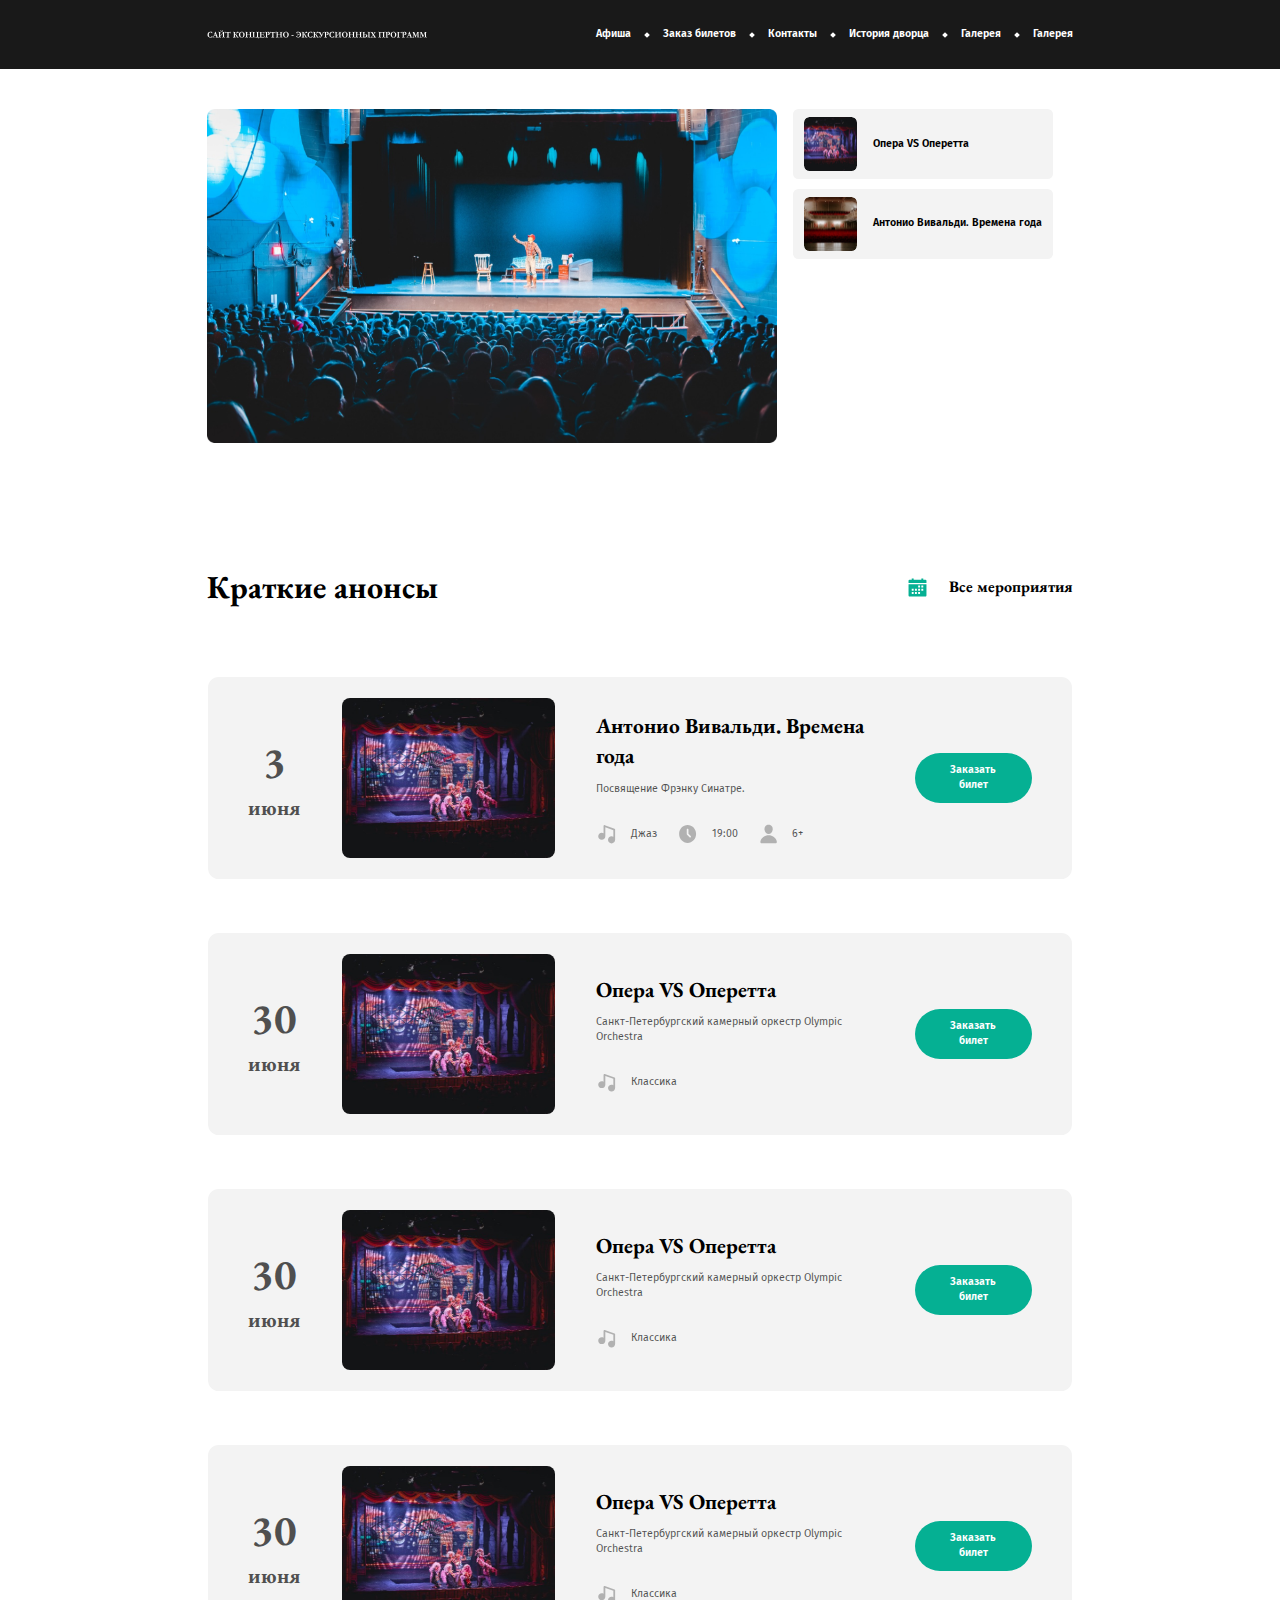
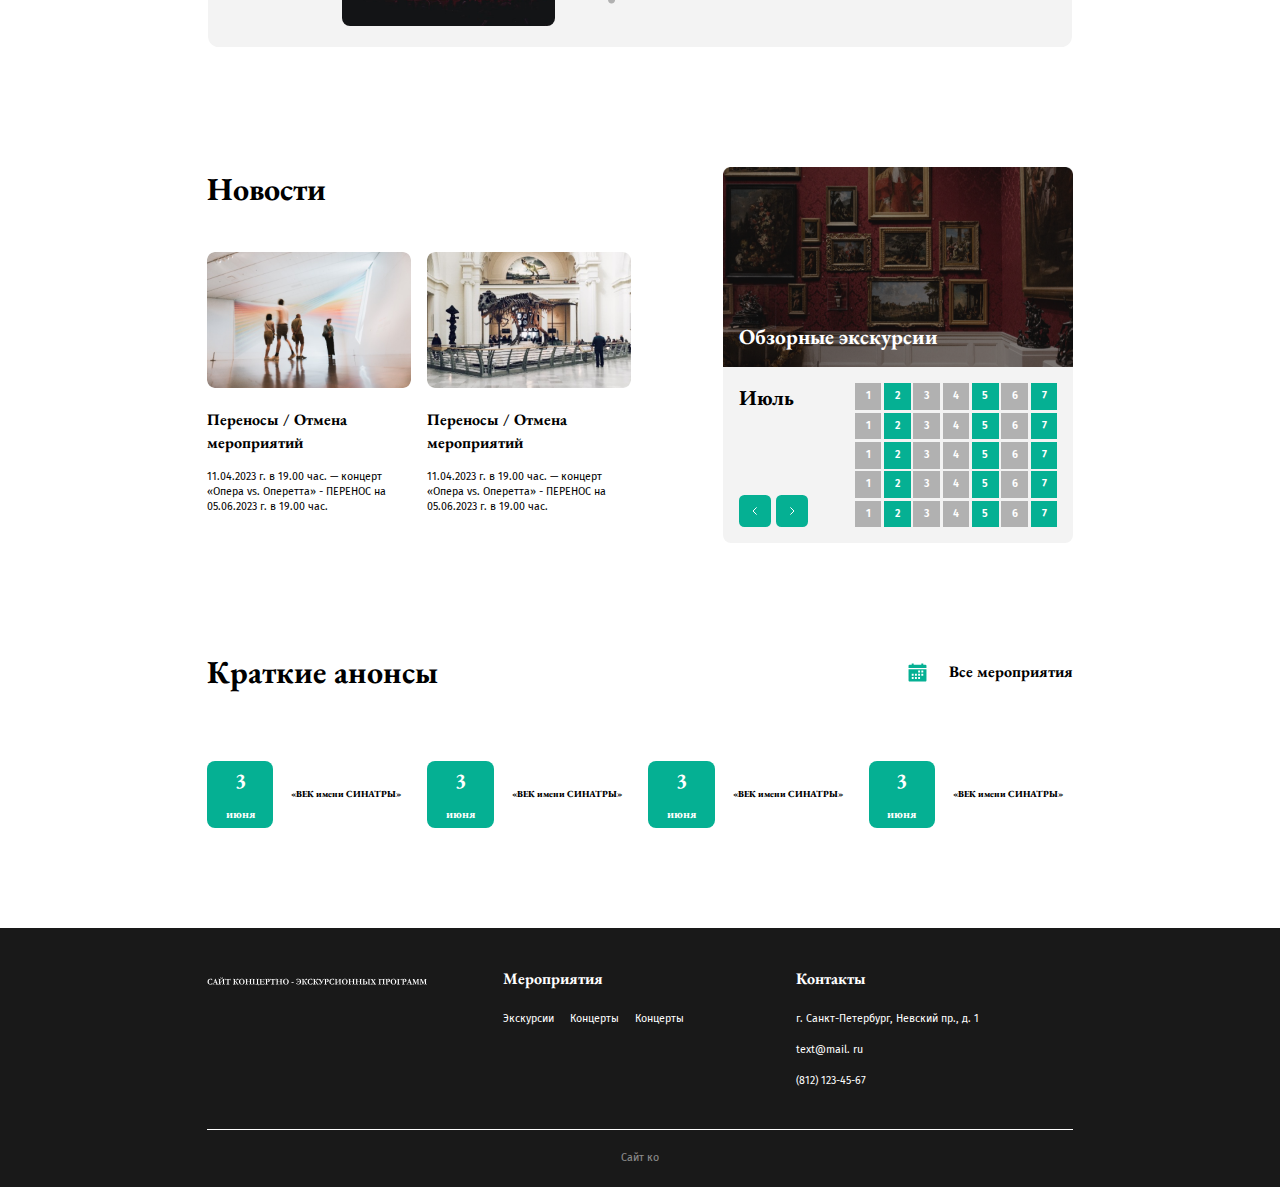
<file: index.html>
<!doctype html>
<html lang="en">
<head>
    <meta charset="UTF-8">
    <meta name="viewport"
          content="width=device-width, user-scalable=no, initial-scale=1.0, maximum-scale=1.0, minimum-scale=1.0">
    <meta http-equiv="X-UA-Compatible" content="ie=edge">
    <link rel="preconnect" href="https://fonts.googleapis.com">
    <link rel="preconnect" href="https://fonts.gstatic.com" crossorigin>
    <link href="https://fonts.googleapis.com/css2?family=EB+Garamond:ital,wght@0,400..800;1,400..800&display=swap" rel="stylesheet">
    <link href="https://fonts.googleapis.com/css2?family=Fira+Sans:ital,wght@0,100;0,200;0,300;0,400;0,500;0,600;0,700;0,800;0,900;1,100;1,200;1,300;1,400;1,500;1,600;1,700;1,800;1,900&display=swap" rel="stylesheet">
    <link rel="stylesheet" href="./style.css">
    <title>Document</title>
</head>
<body>
    <header class="header">
        <div class="container">
            <div class="header__content">
                <a href="" class="header__logo"><img src="./images/logo.svg" alt=""></a>

                <nav class="header__nav">
                    <ul class="header__list">
                        <li class="header__item">
                            <a href="">
                                Афиша
                            </a>
                        </li>
                        <li class="header__item">
                            <a href="">
                                Заказ билетов
                            </a>
                        </li>
                        <li class="header__item">
                            <a href="">
                                Контакты
                            </a>
                        </li>
                        <li class="header__item">
                            <a href="">
                                История дворца
                            </a>
                        </li>
                        <li class="header__item">
                            <a href="">
                                Галерея
                            </a>
                        </li>
                        <li class="header__item">
                            <a href="">
                                Галерея
                            </a>
                        </li>
                    </ul>
                </nav>
            </div>
        </div>
    </header>

    <main>
        <section class="hero">
            <div class="container">
                <div class="hero__content">
                    <div class="hero__content">
                        <div class="hero__banner">
                            <img src="./images/hero-banner.png" alt="">
                        </div>

                        <ul class="hero__list">
                            <li class="hero__item">
                                <a href="#">
                                    <div class="hero__item-icon">
                                        <img src="./images/hero-icon-1.svg" alt="">
                                    </div>

                                    <span>Опера VS Оперетта</span>
                                </a>
                            </li>
                            <li class="hero__item">
                                <a href="#">
                                    <div class="hero__item-icon">
                                        <img src="./images/hero-icon-2.svg" alt="">
                                    </div>

                                    <span>Антонио Вивальди. Времена года</span>
                                </a>
                            </li>
                        </ul>
                    </div>
                </div>
            </div>
        </section>
        <section class="placard poster__page">
            <div class="container">
                <div class="placard__content">
                    <div class="placard__heading section__heading">
                        <h2 class="placard__title section__heading-title">
                            Краткие анонсы
                        </h2>

                        <div class="placard__heading-subtitle section__heading-subtitle">
                            <img src="./images/announcements-heading-icon.svg" alt="">

                            <span>Все мероприятия</span>
                        </div>
                    </div>

                    <div class="posters__list">
                        <div class="item">
                            <p class="date">
                                <span class="number__date">3</span>
                                <span class="month">июня</span>
                            </p>
                            <img src="images/img.png" class="item__image">
                            <div class="posters__info">
                                <p class="item__title">Антонио Вивальди. Времена года</p>
                                <p class="description">Посвящение Фрэнку Синатре.</p>
                                <ul class="poster__options">
                                    <li><img src="images/style.svg"> Джаз</li>
                                    <li><img src="images/time.svg"> 19:00</li>
                                    <li><img src="images/age.svg"> 6+</li>
                                </ul>
                            </div>
                            <a class="buy__button" href="/single_page.html">Заказать билет</a>
                        </div>
                        <div class="item">
                            <p class="date">
                                <span class="number__date">30</span>
                                <span class="month">июня</span>
                            </p>
                            <img src="images/img.png" class="item__image">
                            <div class="posters__info">
                                <p class="item__title">Опера VS Оперетта</p>
                                <p class="description">Санкт-Петербургский камерный оркестр Olympic Orchestra</p>
                                <ul class="poster__options">
                                    <li><img src="images/style.svg"> Классика</li>
                                </ul>
                            </div>
                            <a class="buy__button" href="/single_page.html">Заказать билет</a>
                        </div>
                        <div class="item">
                            <p class="date">
                                <span class="number__date">30</span>
                                <span class="month">июня</span>
                            </p>
                            <img src="images/img.png" class="item__image">
                            <div class="posters__info">
                                <p class="item__title">Опера VS Оперетта</p>
                                <p class="description">Санкт-Петербургский камерный оркестр Olympic Orchestra</p>
                                <ul class="poster__options">
                                    <li><img src="images/style.svg"> Классика</li>
                                </ul>
                            </div>
                            <a class="buy__button" href="/single_page.html">Заказать билет</a>
                        </div>
                        <div class="item">
                            <p class="date">
                                <span class="number__date">30</span>
                                <span class="month">июня</span>
                            </p>
                            <img src="images/img.png" class="item__image">
                            <div class="posters__info">
                                <p class="item__title">Опера VS Оперетта</p>
                                <p class="description">Санкт-Петербургский камерный оркестр Olympic Orchestra</p>
                                <ul class="poster__options">
                                    <li><img src="images/style.svg"> Классика</li>
                                </ul>
                            </div>
                            <a class="buy__button" href="/single_page.html">Заказать билет</a>
                        </div>
                    </div>
                </div>
            </div>
        </section>
        <section class="news">
            <div class="container">
                <div class="news__content">
                    <div class="news__wrapper">
                        <h2 class="news__title">
                            Новости
                        </h2>

                        <ul class="news__list">
                            <li class="news__item">
                                <div class="new__item-image">
                                    <img src="./images/news__image-1.png" alt="">
                                </div>

                                <span class="news__item-title">
                                    Переносы / Отмена мероприятий
                                </span>

                                <p class="news__item-description">
                                    11.04.2023 г. в 19.00 час. — концерт «Опера vs. Оперетта» - ПЕРЕНОС на 05.06.2023 г. в 19.00 час.
                                </p>
                            </li>
                            <li class="news__item">
                                <div class="new__item-image">
                                    <img src="./images/news__image-2.png" alt="">
                                </div>

                                <span class="news__item-title">
                                    Переносы / Отмена мероприятий
                                </span>

                                <p class="news__item-description">
                                    11.04.2023 г. в 19.00 час. — концерт «Опера vs. Оперетта» - ПЕРЕНОС на 05.06.2023 г. в 19.00 час.
                                </p>
                            </li>
                        </ul>
                    </div>

                    <aside class="news__sidebar">
                        <div class="news__sidebar-top">
                            <h3 class="news__sidebar-title">
                                Обзорные экскурсии
                            </h3>

                            <div class="news__sidebar-image">
                                <img src="./images/news-calendar.png" alt="">
                            </div>
                        </div>

                        <div class="news__sidebar-bottom">
                            <div class="news__sidebar-bottom-control">
                                <span>
                                    Июль
                                </span>

                                <div class="news__sidebar-bottom-control-buttons">
                                    <button>
                                        <svg width="24" height="24" viewBox="0 0 24 24" fill="none" xmlns="http://www.w3.org/2000/svg">
                                            <path d="M14 7L9 12L14 17" stroke="white" stroke-width="1.5" stroke-linecap="round" stroke-linejoin="round"/>
                                        </svg>
                                    </button>
                                    <button>
                                        <svg width="24" height="24" viewBox="0 0 24 24" fill="none" xmlns="http://www.w3.org/2000/svg">
                                            <path d="M10 7L15 12L10 17" stroke="white" stroke-width="1.5" stroke-linecap="round" stroke-linejoin="round"/>
                                        </svg>
                                    </button>
                                </div>
                            </div>

                            <div class="news__sidebar-bottom-content">
                                <ul class="news__sidebar-bottom-list">
                                    <li class="news__sidebar-bottom-item">
                                        1
                                    </li>
                                    <li class="news__sidebar-bottom-item --green">
                                        2
                                    </li>
                                    <li class="news__sidebar-bottom-item">
                                        3
                                    </li>
                                    <li class="news__sidebar-bottom-item">
                                        4
                                    </li>
                                    <li class="news__sidebar-bottom-item --green">
                                        5
                                    </li>
                                    <li class="news__sidebar-bottom-item">
                                        6
                                    </li>
                                    <li class="news__sidebar-bottom-item --green">
                                        7
                                    </li>
                                    <li class="news__sidebar-bottom-item">
                                        1
                                    </li>
                                    <li class="news__sidebar-bottom-item --green">
                                        2
                                    </li>
                                    <li class="news__sidebar-bottom-item">
                                        3
                                    </li>
                                    <li class="news__sidebar-bottom-item">
                                        4
                                    </li>
                                    <li class="news__sidebar-bottom-item --green">
                                        5
                                    </li>
                                    <li class="news__sidebar-bottom-item">
                                        6
                                    </li>
                                    <li class="news__sidebar-bottom-item --green">
                                        7
                                    </li>
                                    <li class="news__sidebar-bottom-item">
                                        1
                                    </li>
                                    <li class="news__sidebar-bottom-item --green">
                                        2
                                    </li>
                                    <li class="news__sidebar-bottom-item">
                                        3
                                    </li>
                                    <li class="news__sidebar-bottom-item">
                                        4
                                    </li>
                                    <li class="news__sidebar-bottom-item --green">
                                        5
                                    </li>
                                    <li class="news__sidebar-bottom-item">
                                        6
                                    </li>
                                    <li class="news__sidebar-bottom-item --green">
                                        7
                                    </li>
                                    <li class="news__sidebar-bottom-item">
                                        1
                                    </li>
                                    <li class="news__sidebar-bottom-item --green">
                                        2
                                    </li>
                                    <li class="news__sidebar-bottom-item">
                                        3
                                    </li>
                                    <li class="news__sidebar-bottom-item">
                                        4
                                    </li>
                                    <li class="news__sidebar-bottom-item --green">
                                        5
                                    </li>
                                    <li class="news__sidebar-bottom-item">
                                        6
                                    </li>
                                    <li class="news__sidebar-bottom-item --green">
                                        7
                                    </li>
                                    <li class="news__sidebar-bottom-item">
                                        1
                                    </li>
                                    <li class="news__sidebar-bottom-item --green">
                                        2
                                    </li>
                                    <li class="news__sidebar-bottom-item">
                                        3
                                    </li>
                                    <li class="news__sidebar-bottom-item">
                                        4
                                    </li>
                                    <li class="news__sidebar-bottom-item --green">
                                        5
                                    </li>
                                    <li class="news__sidebar-bottom-item">
                                        6
                                    </li>
                                    <li class="news__sidebar-bottom-item --green">
                                        7
                                    </li>
                                </ul>
                            </div>
                        </div>
                    </aside>
                </div>
            </div>
        </section>
        <section class="announcements">
            <div class="container">
                <div class="announcements__content">
                    <div class="announcements__heading section__heading">
                        <h2 class="announcements__title section__heading-title">
                            Краткие анонсы
                        </h2>

                        <div class="announcements__heading-subtitle section__heading-subtitle">
                            <img src="./images/announcements-heading-icon.svg" alt="">

                            <span>Все мероприятия</span>
                        </div>
                    </div>

                    <ul class="announcements__list">
                        <li class="announcements__item">
                            <div class="announcements__item-date">
                                <strong>3</strong>
                                <sup>
                                    июня
                                </sup>
                            </div>

                            <span class="announcements__item-title">
                                «ВЕК имени СИНАТРЫ»
                            </span>
                        </li>
                        <li class="announcements__item">
                            <div class="announcements__item-date">
                                <strong>3</strong>
                                <sup>
                                    июня
                                </sup>
                            </div>

                            <span class="announcements__item-title">
                                «ВЕК имени СИНАТРЫ»
                            </span>
                        </li>
                        <li class="announcements__item">
                            <div class="announcements__item-date">
                                <strong>3</strong>
                                <sup>
                                    июня
                                </sup>
                            </div>

                            <span class="announcements__item-title">
                                «ВЕК имени СИНАТРЫ»
                            </span>
                        </li>
                        <li class="announcements__item">
                            <div class="announcements__item-date">
                                <strong>3</strong>
                                <sup>
                                    июня
                                </sup>
                            </div>

                            <span class="announcements__item-title">
                                «ВЕК имени СИНАТРЫ»
                            </span>
                        </li>
                    </ul>
                </div>
            </div>
        </section>
    </main>

    <footer class="footer">
        <div class="container">
            <div class="footer__content">
                <a href="" class="footer__logo">
                    <img src="./images/logo.svg" alt="">
                </a>

                <ul class="footer__blocks">
                    <li class="footer__block --events">
                        <span class="footer__block-title">
                            Мероприятия
                        </span>

                        <ul class="footer__links-list">
                            <li class="footer__links-item">
                                <a href="#">
                                    Экскурсии
                                </a>
                            </li>
                            <li class="footer__links-item">
                                <a href="#">
                                    Концерты
                                </a>
                            </li>
                            <li class="footer__links-item">
                                <a href="#">
                                    Концерты
                                </a>
                            </li>
                        </ul>
                    </li>

                    <li class="footer__block">
                        <span class="footer__block-title">
                            Контакты
                        </span>

                        <ul class="footer__links-list">
                            <li class="footer__links-item">
                                <a href="#">
                                    г. Санкт-Петербург, Невский пр., д. 1
                                </a>
                            </li>
                            <li class="footer__links-item">
                                <a href="#">
                                    text@mail. ru
                                </a>
                            </li>
                            <li class="footer__links-item">
                                <a href="#">
                                    (812) 123-45-67
                                </a>
                            </li>
                        </ul>
                    </li>
                </ul>
            </div>

            <div class="footer__copyright">
                <span>Сайт ко</span>
            </div>
        </div>
    </footer>
</body>
</html>
</file>
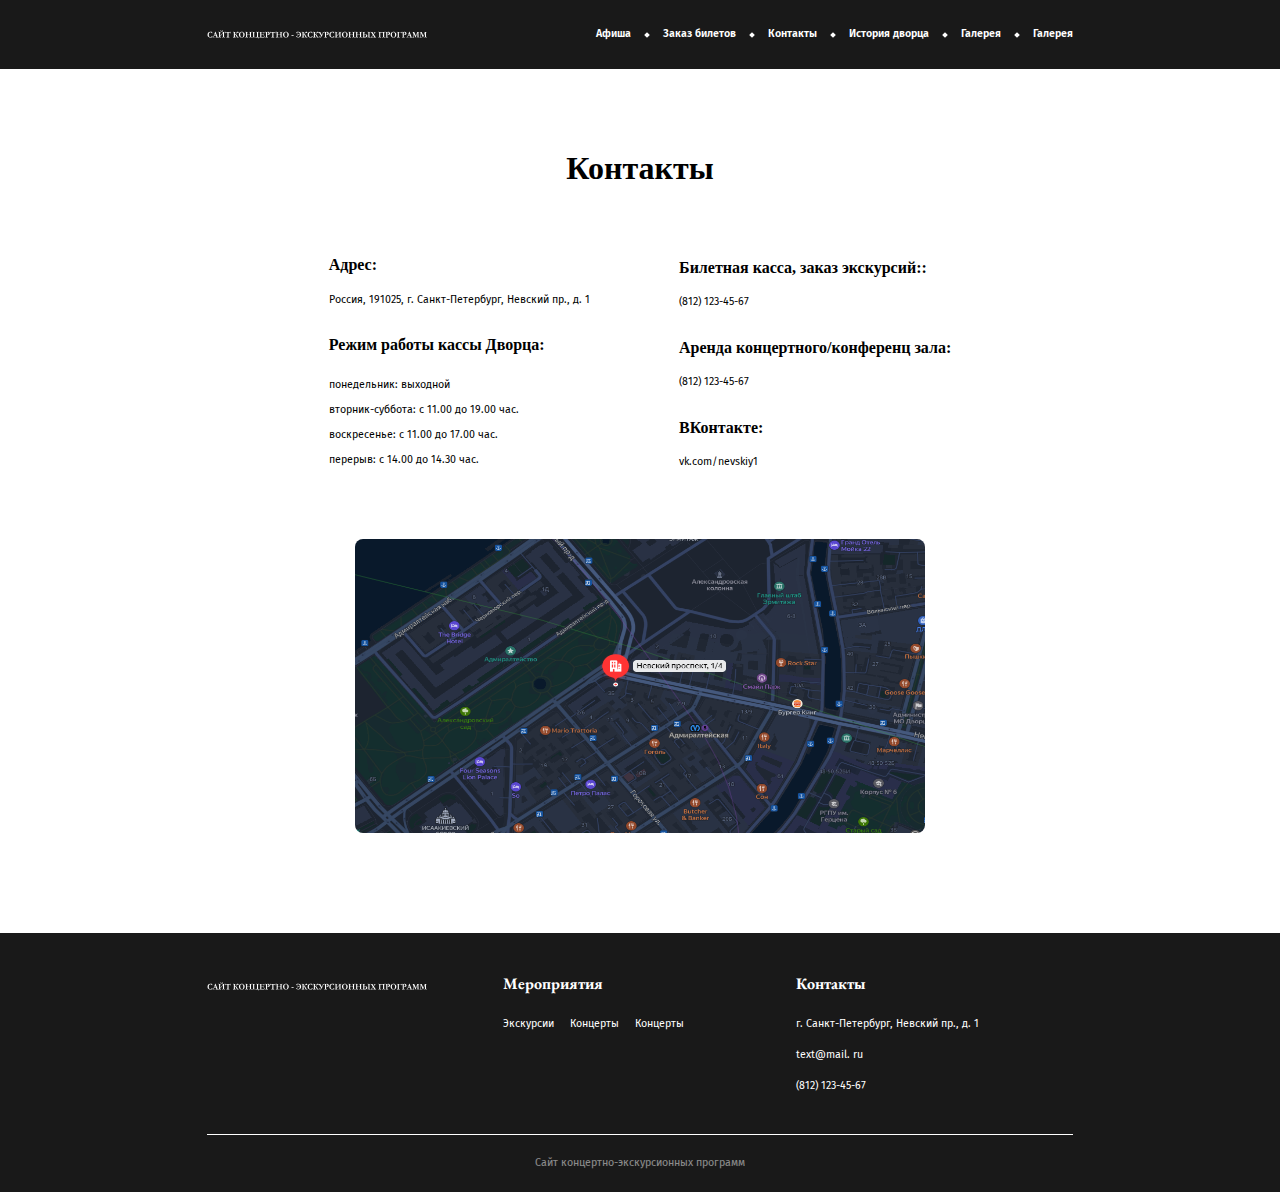
<file: contacts.html>
<!doctype html>
<html lang="en">
<head>
    <meta charset="UTF-8">
    <meta name="viewport"
          content="width=device-width, user-scalable=no, initial-scale=1.0, maximum-scale=1.0, minimum-scale=1.0">
    <meta http-equiv="X-UA-Compatible" content="ie=edge">
    <link rel="preconnect" href="https://fonts.googleapis.com">
    <link rel="preconnect" href="https://fonts.gstatic.com" crossorigin>
    <link href="https://fonts.googleapis.com/css2?family=EB+Garamond:ital,wght@0,400..800;1,400..800&display=swap"
          rel="stylesheet">
    <link href="https://fonts.googleapis.com/css2?family=Fira+Sans:ital,wght@0,100;0,200;0,300;0,400;0,500;0,600;0,700;0,800;0,900;1,100;1,200;1,300;1,400;1,500;1,600;1,700;1,800;1,900&display=swap"
          rel="stylesheet">
    <link rel="stylesheet" href="./style.css">
    <title>Document</title>
</head>
<body>
<header class="header">
    <div class="container">
        <div class="header__content">
            <a href="" class="header__logo"><img src="./images/logo.svg" alt=""></a>

            <nav class="header__nav">
                <ul class="header__list">
                    <li class="header__item">
                        <a href="">
                            Афиша
                        </a>
                    </li>
                    <li class="header__item">
                        <a href="">
                            Заказ билетов
                        </a>
                    </li>
                    <li class="header__item">
                        <a href="">
                            Контакты
                        </a>
                    </li>
                    <li class="header__item">
                        <a href="">
                            История дворца
                        </a>
                    </li>
                    <li class="header__item">
                        <a href="">
                            Галерея
                        </a>
                    </li>
                    <li class="header__item">
                        <a href="">
                            Галерея
                        </a>
                    </li>
                </ul>
            </nav>
        </div>
    </div>
</header>

<style>
    main {
        display: flex;
        align-items: center;
        flex-direction: column;
        margin-bottom: 15rem;
    }

    .title {
        font-family: Garamond, serif;
        font-weight: 700;
        font-size: 4.8rem;
        margin-top: 6rem;
        margin-bottom: 10rem;
        text-align: center;
    }

    .contacts__info {
        display: flex;
        align-items: center;
        gap: 13.4rem;
        margin-bottom: 10rem;
    }

    .side__info {
        display: flex;
        flex-direction: column;
        gap: 4rem;
    }

    .side__info > div {
        display: flex;
        flex-direction: column;
        gap: 2.4rem;
    }

    .title__info {
        font-family: Garamond, serif;
        font-weight: 700;
        font-size: 2.4rem;
        line-height: 3.36rem;
    }

    .text__info {
        font-size: 1.6rem;
        line-height: 2.24rem;
    }

    .map {
        width: 85.6rem;
        height: 44.1rem;
        border-radius: 1.2rem;
    }
</style>
<main>
    <h1 class="title">Контакты</h1>
    <div class="contacts__info">
        <div class="side__info">
            <div>
                <p class="title__info">Адрес:</p>
                <p class="text__info">Россия, 191025, г. Санкт-Петербург, Невский пр., д. 1</p>
            </div>
            <div>
                <p class="title__info">Режим работы кассы Дворца:</p>
                <p class="text__info" style="
        line-height: 3.74rem;">
                    понедельник: выходной<br>
                    вторник-суббота: с 11.00 до 19.00 час.<br>
                    воскресенье: с 11.00 до 17.00 час.<br>
                    перерыв: с 14.00 до 14.30 час.<br>
                </p>
            </div>
        </div>
        <div class="side__info">
            <div>
                <p class="title__info">Билетная касса, заказ экскурсий::</p>
                <p class="text__info">(812) 123-45-67</p>
            </div>
            <div>
                <p class="title__info">Аренда концертного/конференц зала:</p>
                <p class="text__info">(812) 123-45-67</p>
            </div>
            <div>
                <p class="title__info">ВКонтакте:</p>
                <p class="text__info">vk.com/nevskiy1</p>
            </div>
        </div>
    </div>
    <img src="images/map.png" class="map">

</main>

<footer class="footer">
    <div class="container">
        <div class="footer__content">
            <a href="" class="footer__logo">
                <img src="./images/logo.svg" alt="">
            </a>

            <ul class="footer__blocks">
                <li class="footer__block --events">
                        <span class="footer__block-title">
                            Мероприятия
                        </span>

                    <ul class="footer__links-list">
                        <li class="footer__links-item">
                            <a href="#">
                                Экскурсии
                            </a>
                        </li>
                        <li class="footer__links-item">
                            <a href="#">
                                Концерты
                            </a>
                        </li>
                        <li class="footer__links-item">
                            <a href="#">
                                Концерты
                            </a>
                        </li>
                    </ul>
                </li>

                <li class="footer__block">
                        <span class="footer__block-title">
                            Контакты
                        </span>

                    <ul class="footer__links-list">
                        <li class="footer__links-item">
                            <a href="#">
                                г. Санкт-Петербург, Невский пр., д. 1
                            </a>
                        </li>
                        <li class="footer__links-item">
                            <a href="#">
                                text@mail. ru
                            </a>
                        </li>
                        <li class="footer__links-item">
                            <a href="#">
                                (812) 123-45-67
                            </a>
                        </li>
                    </ul>
                </li>
            </ul>
        </div>

        <div class="footer__copyright">
            <span>Сайт концертно-экскурсионных программ</span>
        </div>
    </div>
</footer>
</body>
</html>
</file>
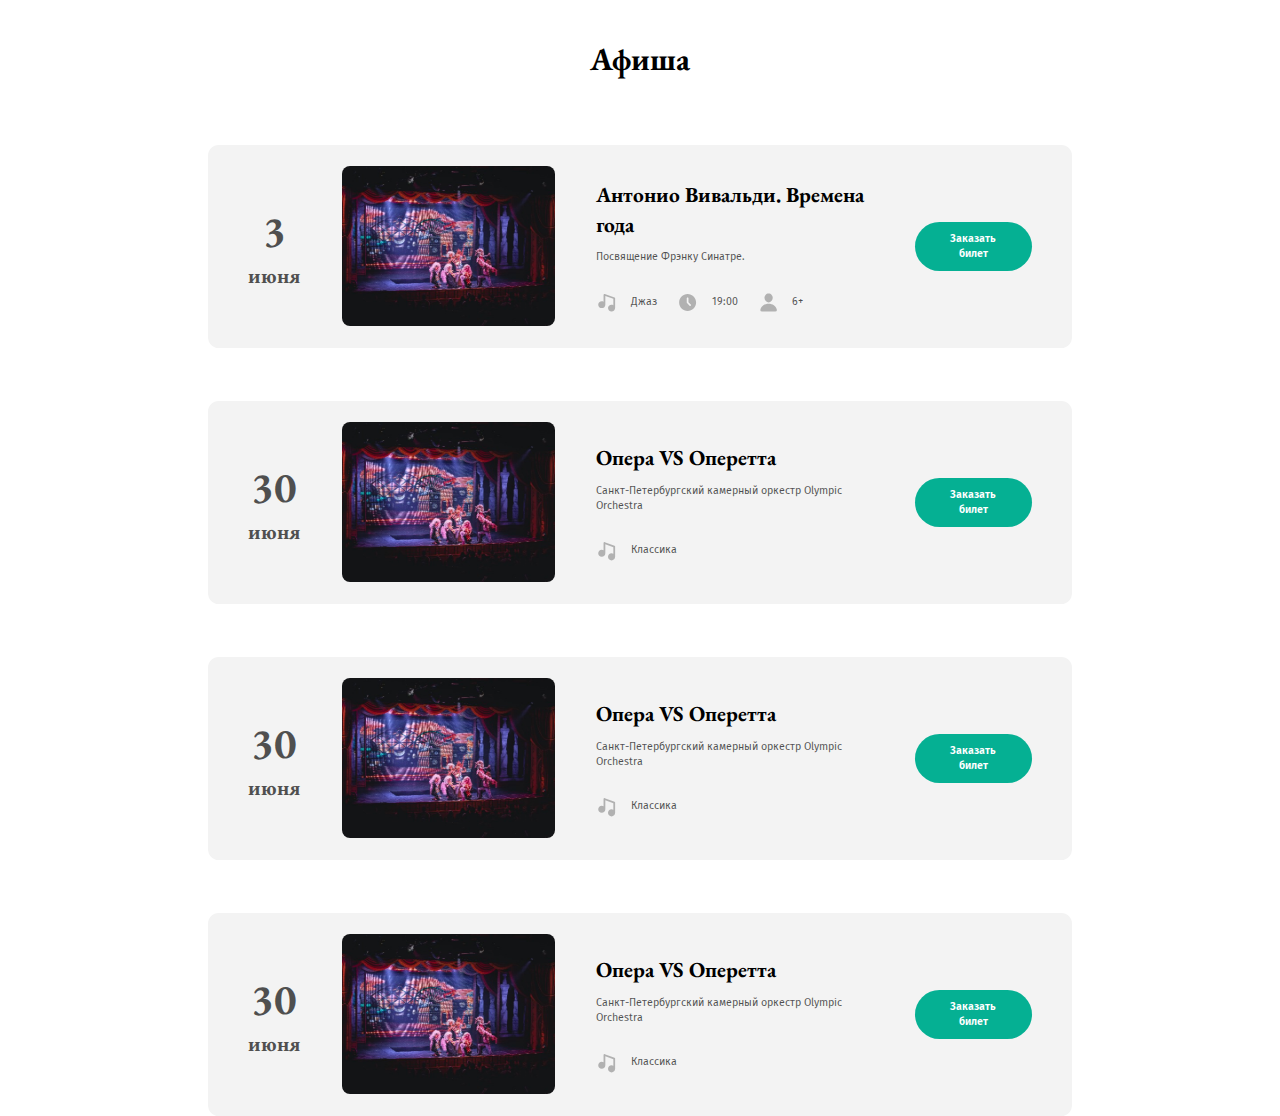
<file: poster.html>
<!doctype html>
<html lang="en">
<head>
    <meta charset="UTF-8">
    <meta name="viewport"
          content="width=device-width, user-scalable=no, initial-scale=1.0, maximum-scale=1.0, minimum-scale=1.0">
    <meta http-equiv="X-UA-Compatible" content="ie=edge">
    <link rel="preconnect" href="https://fonts.googleapis.com">
    <link rel="preconnect" href="https://fonts.gstatic.com" crossorigin>
    <link href="https://fonts.googleapis.com/css2?family=EB+Garamond:ital,wght@0,400..800;1,400..800&display=swap"
          rel="stylesheet">
    <link href="https://fonts.googleapis.com/css2?family=Fira+Sans:ital,wght@0,100;0,200;0,300;0,400;0,500;0,600;0,700;0,800;0,900;1,100;1,200;1,300;1,400;1,500;1,600;1,700;1,800;1,900&display=swap"
          rel="stylesheet">
    <link rel="stylesheet" href="./style.css">
    <title>Document</title>
</head>
<body>
<main class="poster__page">
    <h1 class="title">Афиша</h1>
    <div class="posters__list">
        <div class="item">
            <p class="date">
                <span class="number__date">3</span>
                <span class="month">июня</span>
            </p>
            <img src="images/img.png" class="item__image">
            <div class="posters__info">
                <p class="item__title">Антонио Вивальди. Времена года</p>
                <p class="description">Посвящение Фрэнку Синатре.</p>
                <ul class="poster__options">
                    <li><img src="images/style.svg"> Джаз</li>
                    <li><img src="images/time.svg"> 19:00</li>
                    <li><img src="images/age.svg"> 6+</li>
                </ul>
            </div>
            <a class="buy__button" href="/single_page.html">Заказать билет</a>
        </div>
        <div class="item">
            <p class="date">
                <span class="number__date">30</span>
                <span class="month">июня</span>
            </p>
            <img src="images/img.png" class="item__image">
            <div class="posters__info">
                <p class="item__title">Опера VS Оперетта</p>
                <p class="description">Санкт-Петербургский камерный оркестр Olympic Orchestra</p>
                <ul class="poster__options">
                    <li><img src="images/style.svg"> Классика</li>
                </ul>
            </div>
            <a class="buy__button" href="/single_page.html">Заказать билет</a>
        </div>
        <div class="item">
            <p class="date">
                <span class="number__date">30</span>
                <span class="month">июня</span>
            </p>
            <img src="images/img.png" class="item__image">
            <div class="posters__info">
                <p class="item__title">Опера VS Оперетта</p>
                <p class="description">Санкт-Петербургский камерный оркестр Olympic Orchestra</p>
                <ul class="poster__options">
                    <li><img src="images/style.svg"> Классика</li>
                </ul>
            </div>
            <a class="buy__button" href="/single_page.html">Заказать билет</a>
        </div>
        <div class="item">
            <p class="date">
                <span class="number__date">30</span>
                <span class="month">июня</span>
            </p>
            <img src="images/img.png" class="item__image">
            <div class="posters__info">
                <p class="item__title">Опера VS Оперетта</p>
                <p class="description">Санкт-Петербургский камерный оркестр Olympic Orchestra</p>
                <ul class="poster__options">
                    <li><img src="images/style.svg"> Классика</li>
                </ul>
            </div>
            <a class="buy__button" href="/single_page.html">Заказать билет</a>
        </div>
    </div>
</main>
</body>
</html>
</file>
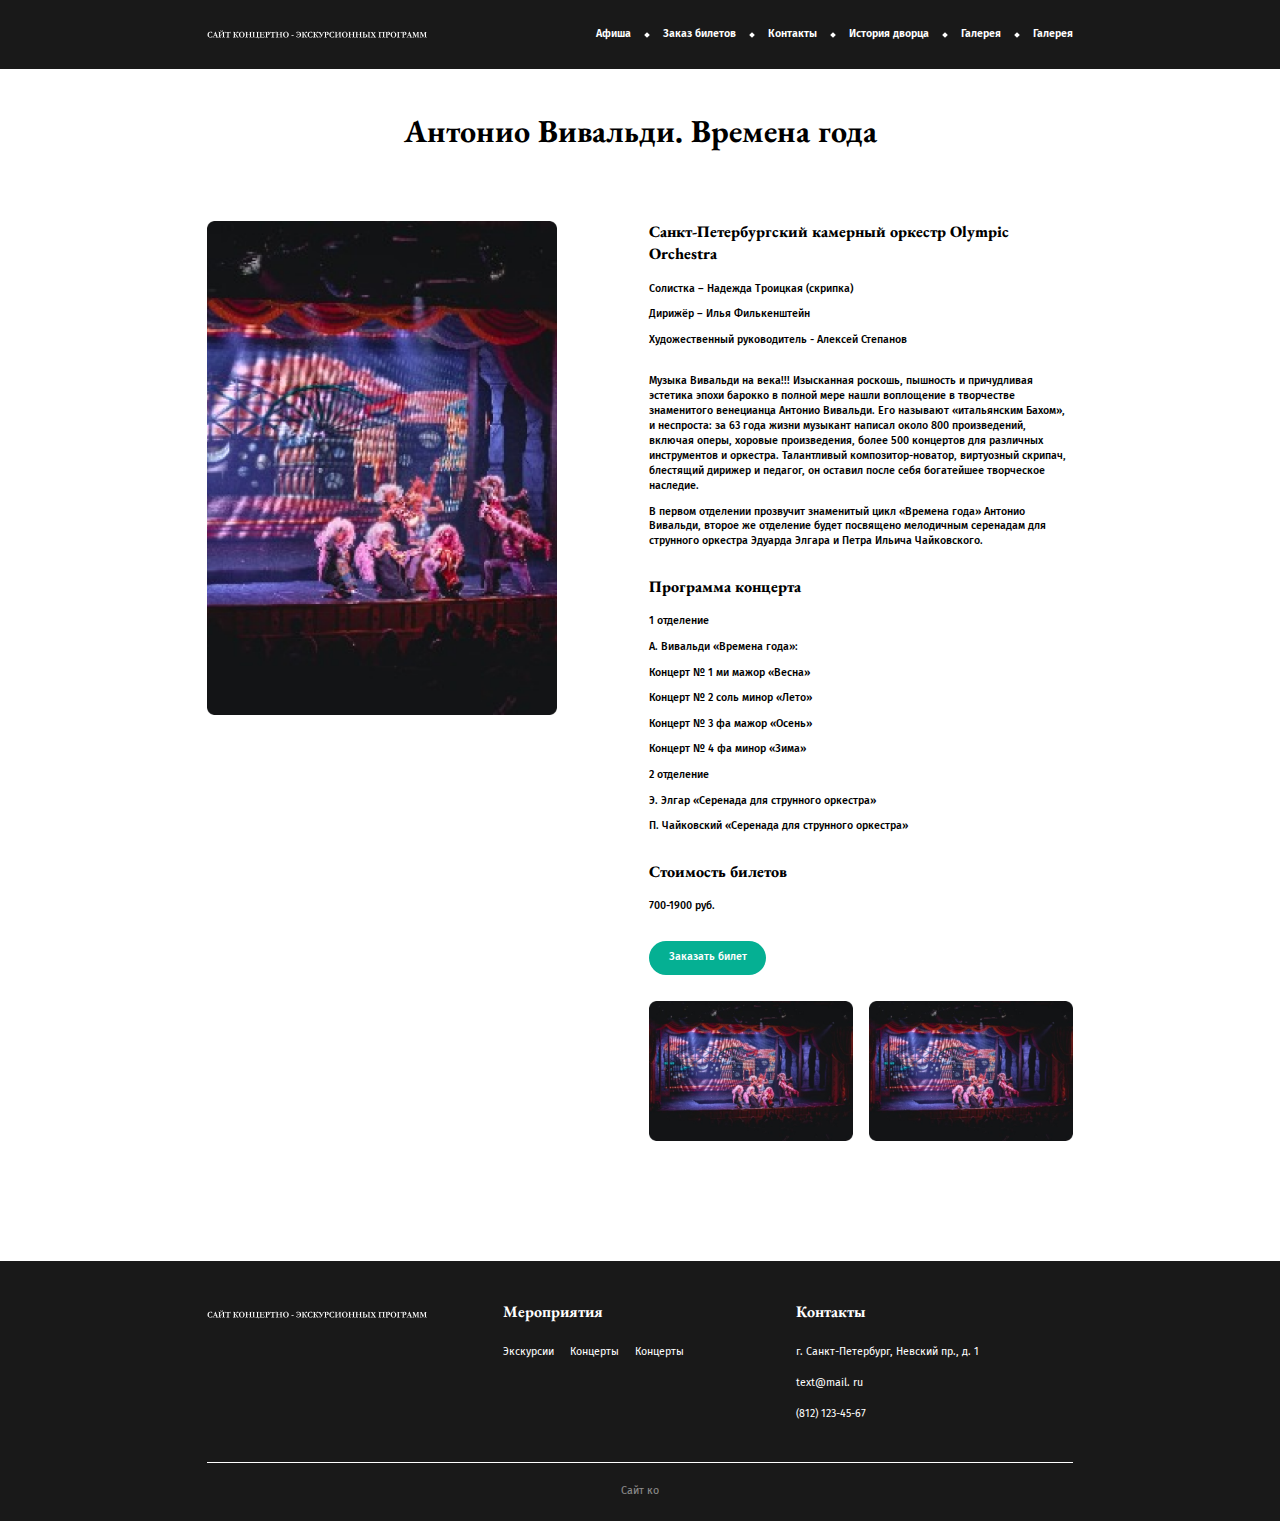
<file: single.html>
<!doctype html>
<html lang="en">
<head>
    <meta charset="UTF-8">
    <meta name="viewport"
          content="width=device-width, user-scalable=no, initial-scale=1.0, maximum-scale=1.0, minimum-scale=1.0">
    <meta http-equiv="X-UA-Compatible" content="ie=edge">
    <link rel="stylesheet" href="style.css">
    <link rel="preconnect" href="https://fonts.googleapis.com">
    <link rel="preconnect" href="https://fonts.gstatic.com" crossorigin>
    <link href="https://fonts.googleapis.com/css2?family=EB+Garamond:ital,wght@0,400..800;1,400..800&display=swap"
          rel="stylesheet">
    <link href="https://fonts.googleapis.com/css2?family=Fira+Sans:ital,wght@0,100;0,200;0,300;0,400;0,500;0,600;0,700;0,800;0,900;1,100;1,200;1,300;1,400;1,500;1,600;1,700;1,800;1,900&display=swap"
          rel="stylesheet">
    <title>Document</title>
</head>
<body>
<header class="header">
    <div class="container">
        <div class="header__content">
            <a href="" class="header__logo"><img src="./images/logo.svg" alt=""></a>

            <nav class="header__nav">
                <ul class="header__list">
                    <li class="header__item">
                        <a href="">
                            Афиша
                        </a>
                    </li>
                    <li class="header__item">
                        <a href="">
                            Заказ билетов
                        </a>
                    </li>
                    <li class="header__item">
                        <a href="">
                            Контакты
                        </a>
                    </li>
                    <li class="header__item">
                        <a href="">
                            История дворца
                        </a>
                    </li>
                    <li class="header__item">
                        <a href="">
                            Галерея
                        </a>
                    </li>
                    <li class="header__item">
                        <a href="">
                            Галерея
                        </a>
                    </li>
                </ul>
            </nav>
        </div>
    </div>
</header>

<main class="single-page">
    <section class="single">
        <div class="container">
            <h1 class="title">Антонио Вивальди. Времена года</h1>
            <div class="content">
                <img src="img/image%201.png" alt="Времена года" class="single-img">
                <div class="right-block">
                    <h2 class="content-title">Санкт-Петербургский камерный оркестр Olympic Orchestra</h2>
                    <ul class="actors text-normal">
                        <li class="text-margin"><p>Солистка – Надежда Троицкая (скрипка)</p></li>
                        <li class="text-margin"><p>Дирижёр – Илья Филькенштейн</p></li>
                        <li><p>Художественный руководитель - Алексей Степанов</p></li>
                    </ul>
                    <ul class="description text-normal">
                        <li class="text-margin">Музыка Вивальди на века!!! Изысканная роскошь, пышность и причудливая
                            эстетика эпохи барокко в полной мере нашли воплощение в творчестве знаменитого венецианца
                            Антонио Вивальди. Его называют «итальянским Бахом», и неспроста: за 63 года жизни музыкант
                            написал около 800 произведений, включая оперы, хоровые произведения, более 500 концертов для
                            различных инструментов и оркестра. Талантливый композитор-новатор, виртуозный скрипач, блестящий
                            дирижер и педагог, он оставил после себя богатейшее творческое наследие.
                        </li>
                        <li>В первом отделении прозвучит знаменитый цикл «Времена года» Антонио Вивальди, второе же
                            отделение будет посвящено мелодичным серенадам для струнного оркестра Эдуарда Элгара и Петра
                            Ильича Чайковского.
                        </li>
                    </ul>
                    <h2 class="program-title text-title">Программа концерта</h2>
                    <ul class="program text-normal">
                        <li class="text-margin">1 отделение</li>
                        <li class="text-margin">А. Вивальди «Времена года»:</li>
                        <li class="text-margin">Концерт № 1 ми мажор «Весна»</li>
                        <li class="text-margin">Концерт № 2 соль минор «Лето»</li>
                        <li class="text-margin">Концерт № 3 фа мажор «Осень»</li>
                        <li class="text-margin">Концерт № 4 фа минор «Зима»</li>
                        <li class="text-margin">2 отделение</li>
                        <li class="text-margin">Э. Элгар «Серенада для струнного оркестра»</li>
                        <li>П. Чайковский «Серенада для струнного оркестра»</li>
                    </ul>
                    <h2 class="buy-title text-title">Стоимость билетов</h2>
                    <ul class="buy text-normal">
                        <li>700-1900 руб.</li>
                    </ul>
                    <button class="buy-btn text-normal"><a href="" class="buy-btn-link">Заказать билет</a></button>
                    <div class="images">
                        <img src="img/Rectangle%2039.png" alt="Времена года мини" class="single-img-mini">
                        <img src="img/Rectangle%2039.png" alt="Времена года мини" class="single-img-mini">
                    </div>
                </div>
            </div>
        </div>
    </section>
</main>

<footer class="footer">
    <div class="container">
        <div class="footer__content">
            <a href="" class="footer__logo">
                <img src="./images/logo.svg" alt="">
            </a>

            <ul class="footer__blocks">
                <li class="footer__block --events">
                        <span class="footer__block-title">
                            Мероприятия
                        </span>

                    <ul class="footer__links-list">
                        <li class="footer__links-item">
                            <a href="#">
                                Экскурсии
                            </a>
                        </li>
                        <li class="footer__links-item">
                            <a href="#">
                                Концерты
                            </a>
                        </li>
                        <li class="footer__links-item">
                            <a href="#">
                                Концерты
                            </a>
                        </li>
                    </ul>
                </li>

                <li class="footer__block">
                        <span class="footer__block-title">
                            Контакты
                        </span>

                    <ul class="footer__links-list">
                        <li class="footer__links-item">
                            <a href="#">
                                г. Санкт-Петербург, Невский пр., д. 1
                            </a>
                        </li>
                        <li class="footer__links-item">
                            <a href="#">
                                text@mail. ru
                            </a>
                        </li>
                        <li class="footer__links-item">
                            <a href="#">
                                (812) 123-45-67
                            </a>
                        </li>
                    </ul>
                </li>
            </ul>
        </div>

        <div class="footer__copyright">
            <span>Сайт ко</span>
        </div>
    </div>
</footer>
</body>
</html>
</file>
<file: style.css>
:root {
    --color-black: #191919;
    --color-white: #fff;
    --color-green-light: #05B093;
    --color-background-grey: rgba(25, 25, 25, 0.05);;
    --font-primary: "Fira Sans";
    --font-secondary: "EB Garamond";
}

*,
*::before,
*::after {
    box-sizing: border-box;
}

html {
    margin: 0;
    padding: 0;
    font-family: var(--font-primary), sans-serif;
    font-size: 0.5208335vw;
    font-style: normal;
    font-weight: normal;
    line-height: 1.2;
    -webkit-animation: bugfix infinite 1s;
}

body {
    margin: 0;
    padding: 0;
    font-style: normal;
    font-weight: normal;
    line-height: 1.2;
    color: var(--color-text);
    background-color: var(--color-white);
    -webkit-animation: bugfix infinite 1s;
}

input,
textarea {
    margin: 0;
    padding: 0;
    border: none;
    line-height: inherit;
    color: inherit;
    background-color: transparent;
    -webkit-animation: bugfix infinite 1s;
}

a {
    color: unset;
}
a,
a:hover {
    text-decoration: none;
}

button,
input,
a,
textarea {
    outline: none;
    cursor: pointer;
    font: inherit;
    &:focus {
        outline: none;
    }
    &:active {
        outline: none;
    }
}

h1,
h2,
h3,
h4,
h5,
h6 {
    margin: 0;
    padding: 0;
    font: inherit;
}
p {
    margin-top: 0;
    margin-bottom: 0;
}

img {
    display: block;
    width: 100%;
    height: auto;
}

button {
    padding: 0;
    border: none;
    text-align: inherit;
    color: inherit;
    background-color: transparent;
    font: inherit;
}

ul {
    margin: 0;
    padding: 0;
}

ul li {
    margin: 0;
    padding: 0;
    list-style: none;
}

input[type="number"]::-webkit-inner-spin-button,
input[type="number"]::-webkit-outer-spin-button {
    margin: 0;
    -webkit-appearance: none;
}

input[type="number"] {
    -moz-appearance: textfield;
}

section {
    margin-bottom: 18rem;
}

.container {
    width: 130rem;
    margin: 0 auto;
}

@media (max-width: 46.5em) {
    html {
        font-size: 8px;
        font-size: 1.04vw;
        -webkit-text-size-adjust: none;
    }

    body {
        -webkit-text-size-adjust: none;
    }

    .container {
        padding: 0 4rem;
        width: 100%;
    }
}

@media (max-width: 375px) {
    html {
        font-size: 5px;
        font-size: calc((100 / 375) * 5vw);
    }
}

@media (min-width: 2000px) {
    html {
        font-size: 10px;
    }
}

.section__heading {
    display: flex;
    align-items: center;
    justify-content: space-between;
    margin-bottom: 10rem;
}

.section__heading-title {
    font-family: var(--font-secondary);
    font-weight: 700;
    font-size: 4.8rem;
    line-height: 140%;
}

.section__heading-subtitle {
    display: flex;
    align-items: center;
    gap: 3.2rem;
}

.section__heading-subtitle img {
    width: 3.2rem;
    height: 3.2rem;
}

.section__heading-subtitle span {
    font-family: var(--font-secondary);
    font-weight: 700;
    font-size: 2.4rem;
    line-height: 140%;
}

.header {
    background: var(--color-black);
    padding: 3.2rem;
    margin-bottom: 6rem;
}

.header__content {
    display: flex;
    align-items: center;
    justify-content: space-between;
}

.header__logo {
    width: 33rem;
    height: 4rem;
}

.header__logo img {
    height: 100%;
}

.header__list {
    display: flex;
    align-items: center;
    gap: 4.8rem;
}

.header__item {
    position: relative;
}

.header__item:not(:last-child)::after{
    content: '';
    position: absolute;
    right: -2.6rem;
    top: 50%;
    transform: translateY(-50%) rotate(45deg);
    width: .6rem;
    height: .6rem;
    background-color: var(--color-white);
}

.header__item a {
    font-weight: 600;
    font-size: 1.6rem;
    line-height: 140%;
    color: var(--color-white);
}

.hero {
    margin-bottom: 18.4rem;
}

.hero__content {
    display: flex;
    align-items: flex-start;
    gap: 2.4rem;
}

.hero__banner {
    max-width: 85.6rem;
    width: 100%;
    height: 50rem;
}

.hero__banner img {
    height: 100%;
}

.hero__list {
    display: flex;
    flex-direction: column;
    gap: 1.6rem;
}

.hero__item a {
    display: flex;
    align-items: center;
    gap: 2.4rem;
    padding: 1.2rem 1.6rem;
    border-radius: .8rem;
    background: var(--color-background-grey);
}

.hero__item-icon {
    border-radius: .8rem;
    width: 8rem;
    height: 8rem;
}

.hero__item-icon img {
    height: 100%;
    border-radius: inherit;
    object-fit: cover;
}

.hero__item span {
    font-weight: 600;
    font-size: 1.6rem;
    line-height: 140%;
}

.announcements {
    margin-bottom: 15rem;
}

.announcements__list {
    display: grid;
    grid-template-columns: repeat(4, 1fr);
    gap: 2.4rem;
}

.announcements__item {
    display: flex;
    align-items: center;
    gap: 2.7rem;
}

.announcements__item-date {
    display: flex;
    flex-direction: column;
    gap: 10px;
    align-items: center;
    justify-content: center;
    width: 10rem;
    height: 10rem;
    border-radius: 1.2rem;
    background: var(--color-green-light);
}

.announcements__item-date strong {
    font-family: var(--font-secondary);
    font-weight: 700;
    font-size: 3.2rem;
    line-height: 140%;
    color: var(--color-white);
}

.announcements__item-date sup {
    font-family: var(--font-secondary);
    font-weight: 700;
    font-size: 1.8rem;
    line-height: 140%;
    color: var(--color-white);
}

.announcements__item-title {
    font-family: var(--font-secondary);
    font-weight: 800;
    font-size: 1.4rem;
    line-height: 140%;
}

.footer {
    background: var(--color-black);
    padding-top: 6rem;
    padding-bottom: 3.2rem;
}

.footer__content {
    display: flex;
    align-items: flex-start;
    justify-content: space-between;
    padding-bottom: 6rem;
    border-bottom: .1rem solid var(--color-white);
    margin-bottom: 3.2rem;
}

.footer__logo {
    width: 33rem;
    height: 4rem;
}

.footer__logo img {
    height: 100%;
}

.footer__blocks {
    display: flex;
    align-items: flex-start;
    gap: 2.4rem;
}

.footer__block {
    width: 41.6rem;
    display: flex;
    flex-direction: column;
    gap: 3.2rem;
    align-items: flex-start;
}

.footer__block.--events  .footer__links-list {
    display: flex;
    align-items: center;
    flex-direction: row;
    gap: 2.4rem;
}

.footer__block-title {
    font-family: var(--font-secondary);
    font-weight: 700;
    font-size: 2.4rem;
    line-height: 140%;
    color: var(--color-white);
}

.footer__links-list {
    display: flex;
    flex-direction: column;
    align-items: flex-start;
    gap: 2.4rem;
}

.footer__links-item {
    font-size: 1.6rem;
    line-height: 140%;
    color: var(--color-white);
}

.footer__copyright {
    display: flex;
    align-items: center;
    justify-content: center;
}

.footer__copyright span {
    display: block;
    width: fit-content;
    font-size: 1.6rem;
    line-height: 140%;
    color: var(--color-white);
    opacity: .5;
}

.poster__page .title {
    font-family: var(--font-secondary);
    font-weight: 700;
    font-size: 4.8rem;
    margin-top: 6rem;
    margin-bottom: 10rem;
    text-align: center;
}

.poster__page .posters__list {
    margin: auto;
    display: flex;
    flex-direction: column;
    align-items: center;
    gap: 8rem;
}

.poster__page .item {
    padding: 3.2rem 6rem;
    width: 129.6rem;
    background: #1919190D;
    border-radius: 1.6rem;
    display: flex;
    align-items: center;
    gap: 6.233rem;
}

.poster__page .date {
    display: flex;
    flex-direction: column;
    align-items: center;
    font-family: var(--font-secondary);
    font-weight: 700;
    color: rgba(25, 25, 25, 0.75);
}

.poster__page .number__date {
    font-size: 6.4rem;
    line-height: 8.96rem;
}

.poster__page .month {
    font-size: 3.2rem;
    line-height: 4.48rem;
}

.poster__page .item__image {
    width: 32rem;
    height: 24rem;
    border-radius: 1.2rem;
}

.poster__page .posters__info {
    max-width: 41.5rem;
}

.poster__page .item__title {
    font-family: var(--font-secondary);
    font-weight: 700;
    font-size: 3.2rem;
    line-height: 4.48rem;
    margin-bottom: 1.6rem;
}

.poster__page .description {
    font-size: 1.6rem;
    line-height: 2.24rem;
    margin-bottom: 4rem;
    color: rgba(25, 25, 25, 0.75);

}

.poster__page .poster__options {
    display: flex;
    align-items: center;
    gap: 3rem;
}

.poster__page .poster__options li {
    display: flex;
    align-items: center;
    gap: 2rem;
    line-height: 2.24rem;
    font-size: 1.6rem;
    color: rgba(25, 25, 25, 0.75);
}

.poster__page .poster__options img {
    width: 3.2rem;
    aspect-ratio: 1/1;
}

.poster__page .buy__button {
    font-weight: 600;
    font-size: 1.6rem;
    color: var(--color-white);
    text-align: center;
    line-height: 2.24rem;
    border-radius: 5rem;
    padding: 1.5rem 3rem 1.4rem 3rem;
    background: var(--color-green-light);
}

.single-page .single {
    width: 100%;
}

.single-page .text-margin {
    margin-bottom: 1.6rem;
}

.single-page .text-title {
    font-family: var(--font-secondary), serif;
    font-weight: 800;
    font-size: 2.4rem;
    line-height: 140%;
    margin-bottom: 2.4rem;
}

.single-page .text-normal {
    font-family: var(--font-primary), sans-serif;
    font-size: 1.6rem;
    font-weight: 500;
    line-height: 140%;
}

.single-page .title {
    text-align: center;
    font-family: var(--font-secondary), serif;
    font-weight: 700;
    font-size: 4.8rem;
    line-height: 140%;
    margin-bottom: 10rem;
}

.single-page .content {
    width: 100%;
    display: flex;
    justify-content: space-between;
}

.single-page .single-img {
    width: 52.6rem;
    height: 74.2rem;
}

.single-page .right-block {
    width: 63.6rem;
}

.single-page .content-title {
    font-family: var(--font-secondary), serif;
    font-weight: 800;
    font-size: 2.4rem;
    line-height: 140%;
    margin-bottom: 2.4rem;
}

.single-page .description {
    margin-top: 4rem;
}

.single-page .program-title {
    margin-top: 4rem;
    margin-bottom: 2.4rem;
}

.single-page .buy-title {
    margin-top: 4rem;
}

.single-page .buy-btn {
    width: 17.5rem;
    height: 5.1rem;
    background-color: var(--color-green-light);
    border-radius: 5rem;
    border: none;
    text-align: center;
    color: white;
    margin-top: 4rem;
}

.single-page .images {
    display: flex;
    justify-content: space-between;
    margin-top: 4rem;
}

.single-page .single-img-mini {
    width: 30.6rem;
    height: 21rem;
}

.news {
    margin-bottom: 16rem;
}

.news__content {
    display: flex;
    align-items: flex-start;
    justify-content: space-between;
}

.news__wrapper {
    max-width: 63.6rem;
    width: 100%;
}

.news__title {
    margin-bottom: 6rem;
    font-weight: 700;
    line-height: 6.7rem;
    font-size: 4.8rem;
    font-family: var(--font-secondary);
}

.news__list{
    display: grid;
    grid-template-columns: repeat(2, 1fr);
    gap: 2.4rem;
}

.news__item {
    max-width: 30.6rem;
    width: 100%;
}

.new__item-image {
    width: 100%;
    height: 20.4rem;
    border-radius: 1.2rem;
    margin-bottom: 3.2rem;
}

.new__item-image img {
    height: 100%;
    object-fit: cover;
    border-radius: inherit;
}

.news__item-title {
    font-weight: 700;
    font-size: 2.4rem;
    line-height: 3.33rem;
    font-family: var(--font-secondary);
    display: block;
    margin-bottom: 2.4rem;
}

.news__item-description {
    font-size: 1.6rem;
    line-height: 2.24rem;
}

.news__sidebar {
    max-width: 52.6rem;
    width: 100%;
}

.news__sidebar-top {
    position: relative;
    height: 30rem;
    display: flex;
    border-radius: 1.2rem 1.2rem 0 0;
    padding: 2.4rem;
}

.news__sidebar-title {
    display: block;
    margin-top: auto;
    font-size: 3.2rem;
    font-weight: 700;
    font-family: var(--font-secondary);
    line-height: 4.4rem;
    color: var(--color-white);
    position: relative;
    z-index: 2;
}

.news__sidebar-image {
    position: absolute;
    inset: 0;
    z-index: 1;
}


.news__sidebar-bottom {
    padding: 2.4rem;
    border-radius: 0 0 1.2rem 1.2rem;
    background: rgba(25, 25, 25, 0.05);
    display: flex;
    gap: 2.4rem;
}

.news__sidebar-bottom-control {
    max-width: 15.4rem;
    width: 100%;
    display: flex;
    flex-direction: column;
    justify-content: space-between;
}

.news__sidebar-bottom-control span {
    font-size: 3.2rem;
    line-height: 4.4rem;
    font-weight: 700;
    font-family: var(--font-secondary);
}

.news__sidebar-bottom-control-buttons {
    display: flex;
    align-items: center;
    gap: .8rem;
}

.news__sidebar-bottom-control-buttons button {
    width: 4.8rem;
    height: 4.8rem;
    display: flex;
    align-items: center;
    justify-content: center;
    border-radius: .8rem;
    background: var(--color-green-light);
}

.news__sidebar-bottom-control-buttons button svg {
    width: 2.4rem;
    height: 2.4rem;
}

.news__sidebar-bottom-list {
    display: grid;
    grid-template-columns: repeat(7, 1fr);
    gap: .4rem;
}

.news__sidebar-bottom-item {
    width: 4rem;
    height: 4rem;
    display: flex;
    align-items: center;
    justify-content: center;
    background: rgba(25, 25, 25, 0.3);
    font-size: 1.6rem;
    line-height: 2.2rem;
    font-weight: 600;
    color: var(--color-white);
}

.news__sidebar-bottom-item.--green {
    background: var(--color-green-light);
}
</file>
